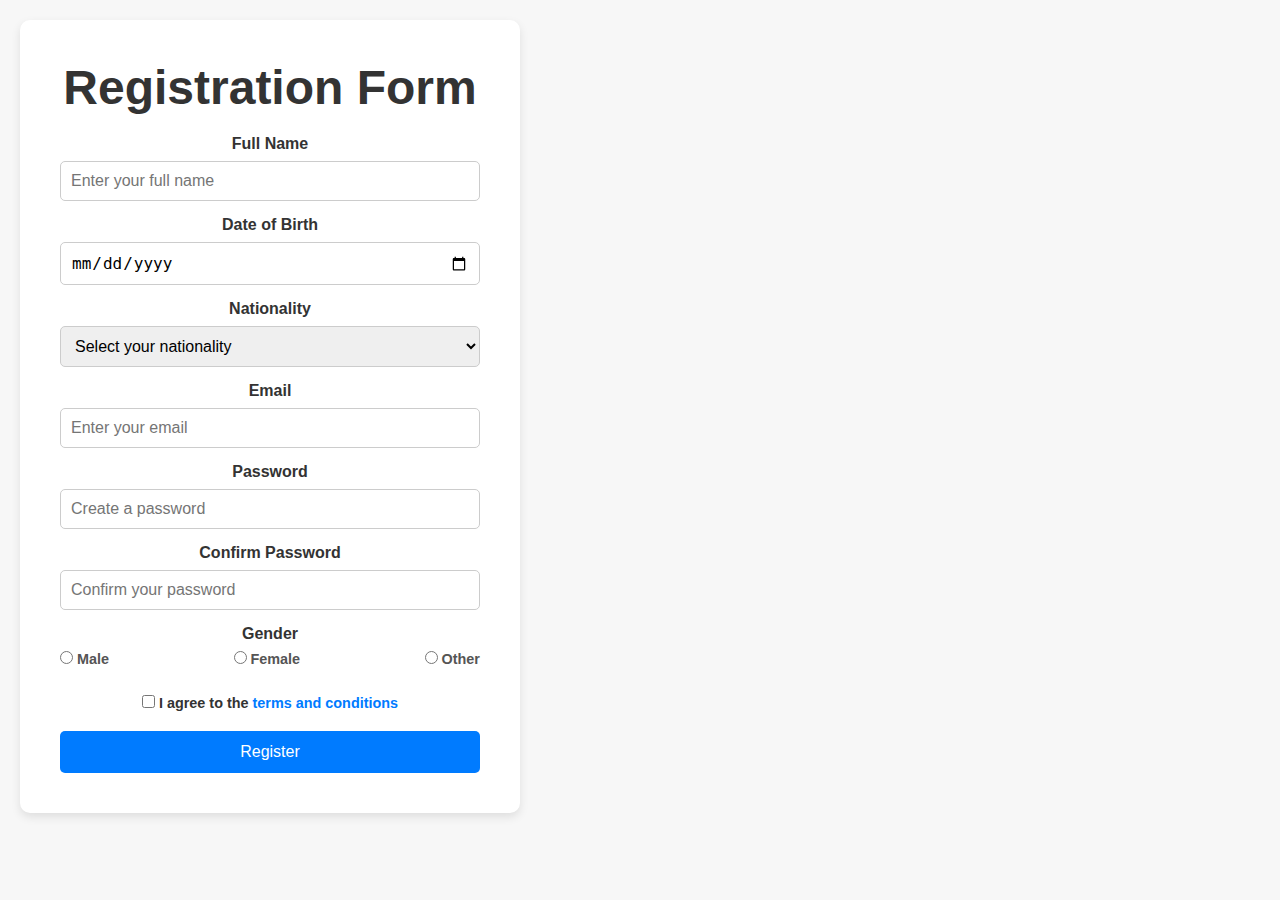
<file: Shoe palace/profile.html>
<!DOCTYPE html>
<html lang="en">
<head>
    <meta charset="UTF-8">
    <meta name="viewport" content="width=device-width, initial-scale=1.0">
    <title>Registration Form</title>
    <link rel="stylesheet" href="styles.css">
</head>
<body align="center">
    <div class="form-container">
        <h1>Registration Form</h1>
        <form id="registration-form">
            
            <label for="full-name">Full Name</label>
            <input type="text" id="full-name" name="full-name" placeholder="Enter your full name" required>

        
            <label for="dob">Date of Birth</label>
            <input type="date" id="dob" name="dob" required>

           
            <label for="nationality">Nationality</label>
            <select id="nationality" name="nationality" required>
                <option value="">Select your nationality</option>
                <option value="usa">USA</option>
                <option value="uk">UK</option>
                <option value="canada">Canada</option>
                <option value="australia">Australia</option>
                <option value="other">Other</option>
            </select>

           
            <label for="email">Email</label>
            <input type="email" id="email" name="email" placeholder="Enter your email" required>

           
            <label for="password">Password</label>
            <input type="password" id="password" name="password" placeholder="Create a password" required>

         
            <label for="confirm-password">Confirm Password</label>
            <input type="password" id="confirm-password" name="confirm-password" placeholder="Confirm your password" required>

            
            <label for="gender">Gender</label>
            <div class="gender-options">
                <label><input type="radio" name="gender" value="male" required> Male</label>
                <label><input type="radio" name="gender" value="female" required> Female</label>
                <label><input type="radio" name="gender" value="other" required> Other</label>
            </div>

            
            <label class="terms">
                <input type="checkbox" name="terms" required> I agree to the <a href="#">terms and conditions</a>
            </label>

           
            <button type="submit" class="submit-btn">Register</button>
        </form>
    </div>
</body>
</html>
</file>
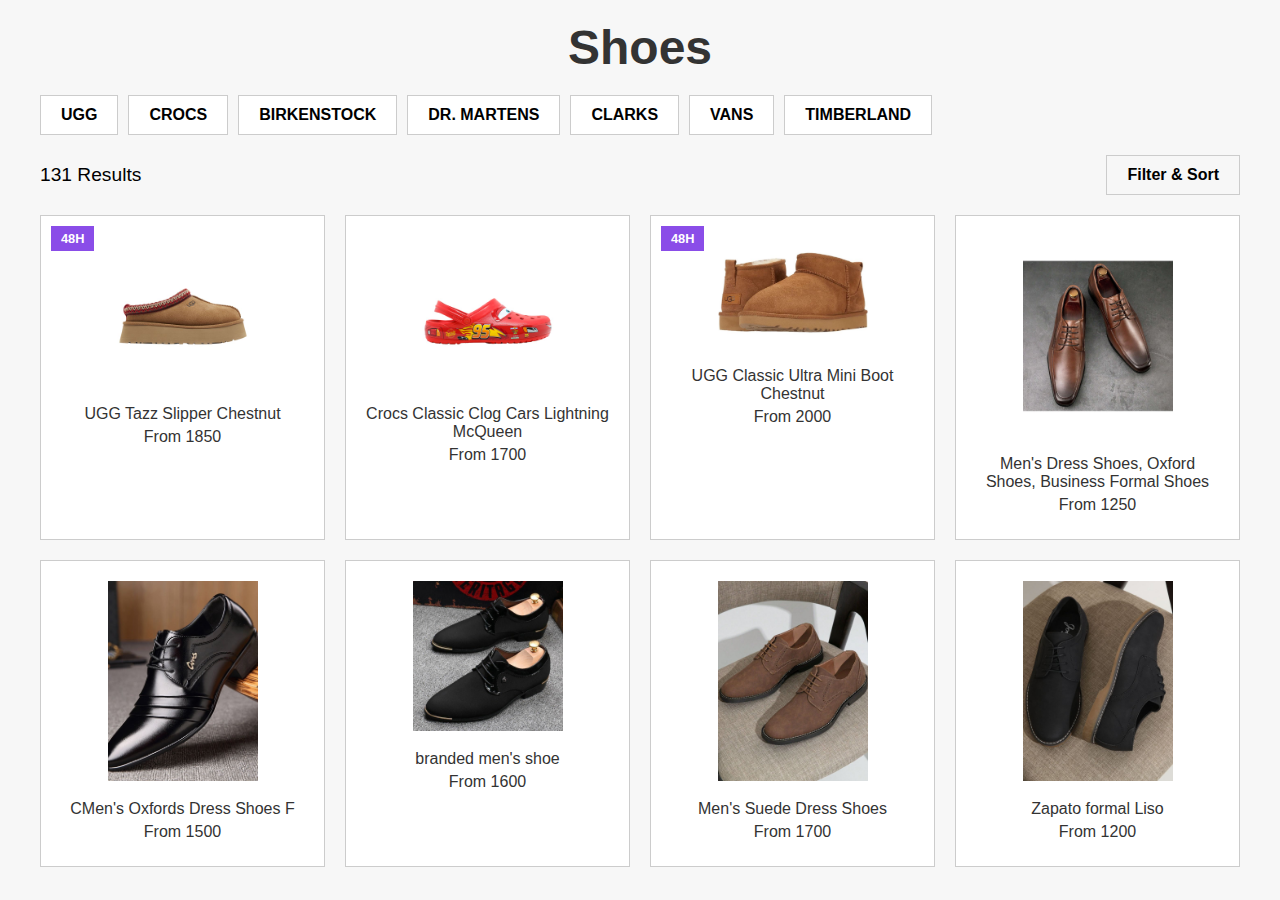
<file: Shoe palace/shoes.html>
<!DOCTYPE html>
<html lang="en">
<head>
    <meta charset="UTF-8">
    <meta name="viewport" content="width=device-width, initial-scale=1.0">
    <title>Shoes Shop</title>
    <link rel="stylesheet" href="styles.css">
</head>
<body>
    <div class="container">
        <!-- Heading -->
        <h1>Shoes</h1>

        <!-- Brand Filters -->
        <div class="brand-filters">
            <button>UGG</button>
            <button>crocs</button>
            <button>Birkenstock</button>
            <button>Dr. Martens</button>
            <button>Clarks</button>
            <button>Vans</button>
            <button>Timberland</button>
        </div>

        <!-- Results Header -->
        <div class="results-header">
            <span>131 Results</span>
            <a href="#" class="filter-sort">Filter & Sort</a>
        </div>

        <!-- Product Grid -->
        <div class="product-grid">
            <div class="product">
                <img src="UGG Wmns Tazz Slipper 'chestnut - Brown.jpeg" alt="UGG Tazz Slipper Chestnut">
                <p>UGG Tazz Slipper Chestnut</p>
                <p>From 1850</p>
                <span class="label-48h">48H</span>
            </div>
            <div class="product">
                <img src="CROCS Cars X Classic Clog 'lightning Mcqueen - Red.jpeg" alt="Crocs Classic Clog Cars Lightning McQueen">
                <p>Crocs Classic Clog Cars Lightning McQueen</p>
                <p>From 1700</p>
            </div>
            <div class="product">
                <img src="Women's Shoes UGG CLASSIC ULTRA Mini Sheepskin Ankle Boots.jpeg" alt="UGG Classic Ultra Mini Boot Chestnut">
                <p>UGG Classic Ultra Mini Boot Chestnut</p>
                <p>From 2000</p>
                <span class="label-48h">48H</span>
            </div>
            <div class="product">
                <img src="Men's Dress Shoes, Oxford Shoes, Business Formal Shoes.jpeg">
                <p>Men's Dress Shoes, Oxford Shoes, Business Formal Shoes</p>
                <p>From 1250</p>
            </div>
            <div class="product">
                <img src="Men's Oxfords Dress Shoes Father Shoes Office & Career Walking Shoes Microfiber Black Fall Spring British - Black _ S.jpeg" alt="Crocs Pollex Clog Salehe Bembury Horchata">
                <p>CMen's Oxfords Dress Shoes F</p>
                <p>From 1500</p>
            </div>
            <div class="product">
                <img src="branded men's shoes.jpeg" alt="Crocs Pollex Clog Salehe Bembury Horchata">
                <p>branded men's shoe</p>
                <p>From 1600</p>
            </div>
            <div class="product">
                <img src="Men's Suede Dress Shoes _ Oxfords.jpeg" alt="Crocs Pollex Clog Salehe Bembury Horchata">
                <p>Men's Suede Dress Shoes</p>
                <p>From 1700</p>
            </div>
            <div class="product">
                <img src="Zapato formal Liso.jpeg" alt="Crocs Pollex Clog Salehe Bembury Horchata">
                <p>Zapato formal Liso</p>
                <p>From 1200</p>
            </div>
        </div>
    </div>
</body>
</html>
</file>
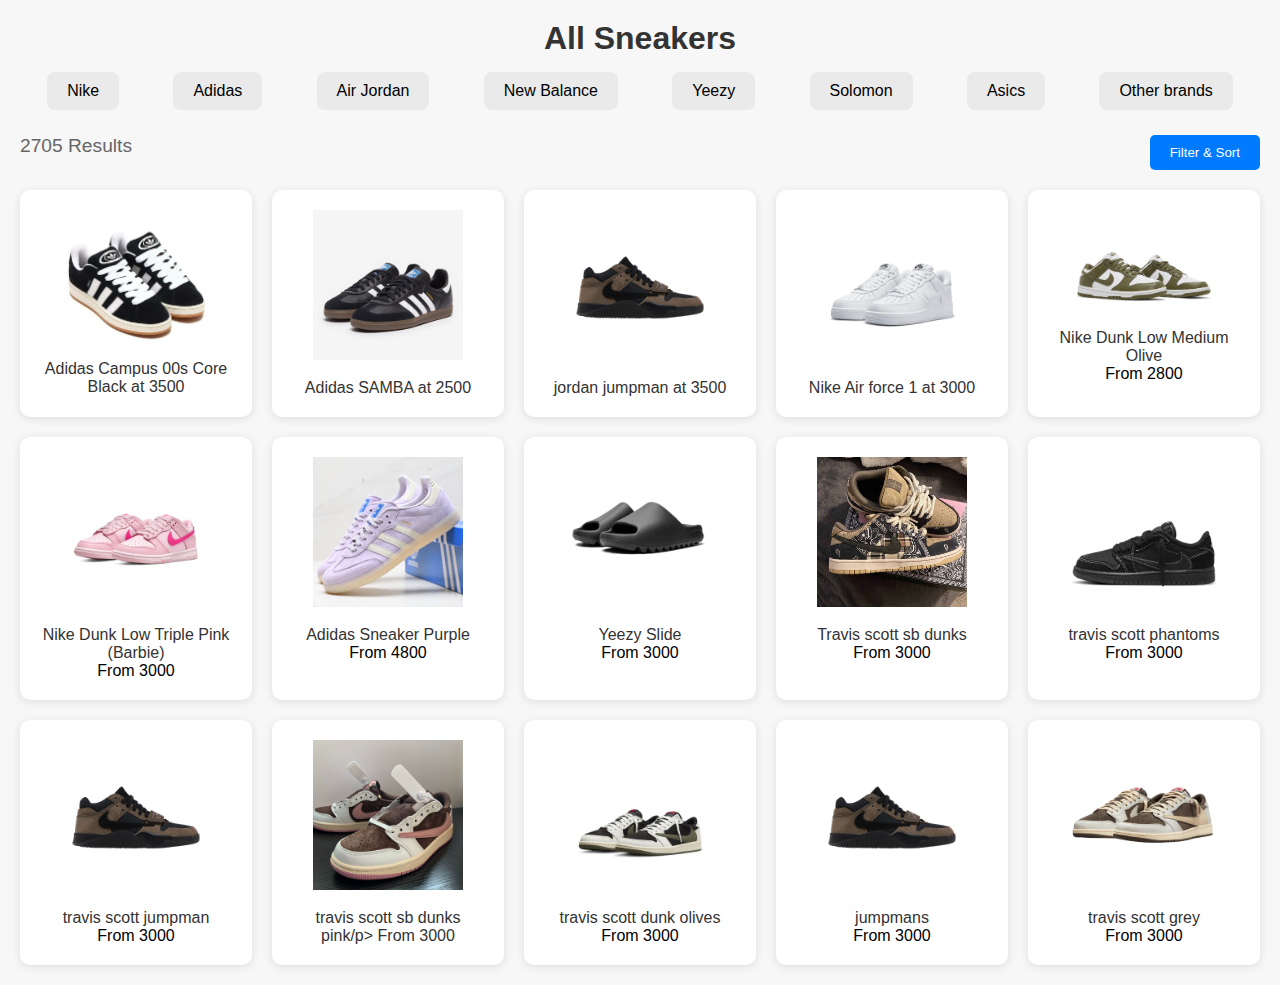
<file: Shoe palace/sneakers.html>
<!DOCTYPE html>
<html lang="en">
<head>
    <meta charset="UTF-8">
    <meta name="viewport" content="width=device-width, initial-scale=1.0">
    <title>Sneakers Gallery</title>
    <link rel="stylesheet" href="styles.css">
</head>
<body>

   
    <section class="categories">
        <h1>All Sneakers</h1>
        <div class="category-list">
            <div class="category">Nike</div>
            <div class="category">Adidas</div>
            <div class="category">Air Jordan</div>
            <div class="category">New Balance</div>
            <div class="category">Yeezy</div>
            <div class="category">Solomon</div>
            <div class="category">Asics</div>
            <div class="category">Other brands</div>
        </div>
    </section>

    
    <section class="filter-section">
        <div class="results">2705 Results</div>
        <button class="filter-sort-btn">Filter & Sort</button>
    </section>

    
    <section class="product-gallery">
        <div class="product-card">
            <img src="Adidas Campus.jpeg" alt="Adidas Campus 00s Black">
            <p class="product-name">Adidas Campus 00s Core Black at 3500</p>
        </div>
        <div class="product-card">
            <img src="adidas  Samba.jpeg" alt="Adidas Campus 00s ">
            <p class="product-name">Adidas SAMBA at 2500</p>
        </div>
        <div class="product-card">
            <img src="JORDAN Jordan Jumpman.jpeg" alt="Adidas Campus 00s White">
            <p class="product-name">jordan jumpman at 3500</p>
        </div>
        <div class="product-card">
            <img src="NIKE Air Force 1.jpeg" alt="Nike Air Max Sunder Canyon">
            <p class="product-name">Nike Air force 1 at 3000</p>
        </div>

            <div class="product-card">
                <img src="Tênis Nike Dunk Low Medium Olive Verde - 40.jpeg" alt="Nike Dunk Low Medium Olive">
                <p>Nike Dunk Low Medium Olive</p>
                <span>From 2800</span>
            </div>
            <div class="product-card">
                <img src="Nike Dunk Low Triple Pink (GS) - 3 _ Pink _ Brand New.jpeg" alt="Nike Dunk Low Triple Pink">
                <p>Nike Dunk Low Triple Pink (Barbie)</p>
                <span>From 3000</span>
            </div>
            <div class="product-card">
                <img src="Adidas Shoes _ Adidas Samba Og Retro Women's Taro Purple Sneakers Silver Dawn_Chalk White Shoes _ Color_ Blue_Purple _ Size_ 7.jpeg" alt="Adidas Sneaker Purple">
                <p>Adidas Sneaker Purple</p>
                <span>From 4800</span>
            </div>
            <div class="product-card">
                <img src="Yeezy Slides Onyx - 46.jpeg" alt="Yeezy Slide">
                <p>Yeezy Slide</p>
                <span>From 3000</span>
            </div>
            <div class="product-card">
                <img src="slideshow 8.jpeg" alt="Yeezy Slide">
                <p>Travis scott sb dunks</p>
                <span>From 3000</span>
            </div>
            <div class="product-card">
                <img src="slideshow1.jpeg" alt="Yeezy Slide">
                <p>travis scott phantoms</p>
                <span>From 3000</span>
            </div>
            <div class="product-card">
                <img src="slideshow4.jpeg" alt="Yeezy Slide">
                <p>travis scott jumpman</p>
                <span>From 3000</span>
            </div>
            <div class="product-card">
                <img src="slideshow7.jpeg" alt="Yeezy Slide">
                <p>travis scott sb dunks pink/p>
                <span>From 3000</span>
            </div>
            <div class="product-card">
                <img src="slideshow3" alt="Yeezy Slide">
                <p>travis scott dunk olives</p>
                <span>From 3000</span>

            </div>
            <div class="product-card">
                <img src="slideshow4.jpeg" alt="Yeezy Slide">
                <p>jumpmans</p>
                <span>From 3000</span>
            </div>
            <div class="product-card">
                <img src="slideshow2.jpeg" alt="Yeezy Slide">
                <p>travis scott grey</p>
                <span>From 3000</span>
            </div>
        </div>

    </section>
</body>
</html>
</body>
</html>
</file>
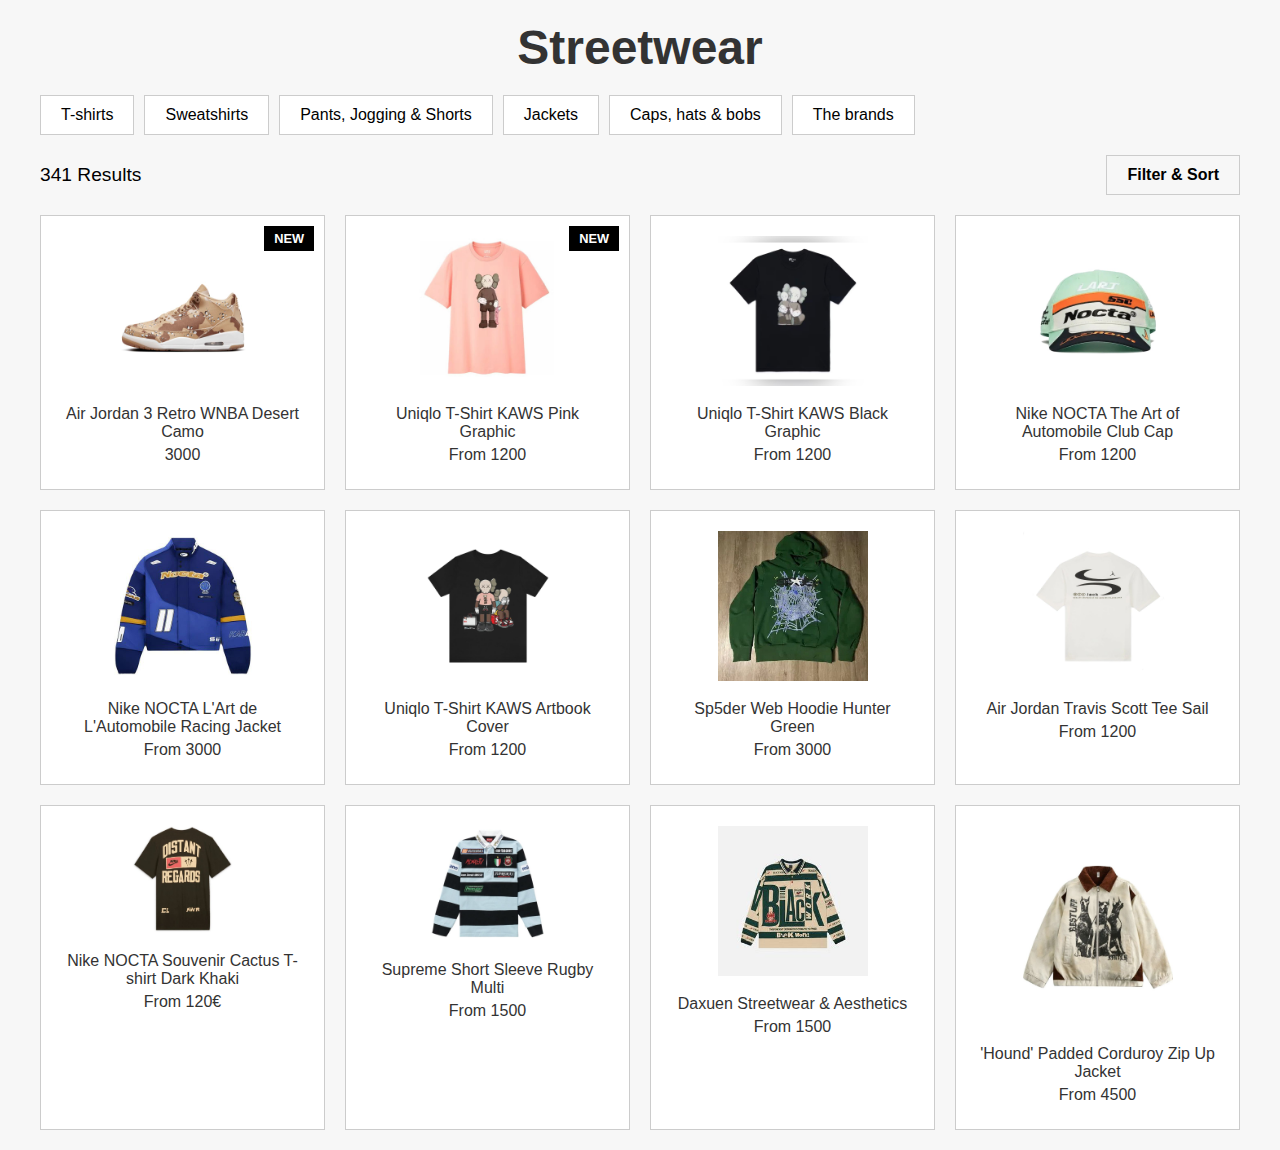
<file: Shoe palace/streetware.html>
<!DOCTYPE html>
<html lang="en">
<head>
    <meta charset="UTF-8">
    <meta name="viewport" content="width=device-width, initial-scale=1.0">
    <title>Streetwear Shop</title>
    <link rel="stylesheet" href="styles.css">
</head>
<body>
    <div class="container">
        <!-- Heading -->
        <h1>Streetwear</h1>

        <!-- Filter buttons -->
        <div class="filters">
            <button>T-shirts</button>
            <button>Sweatshirts</button>
            <button>Pants, Jogging & Shorts</button>
            <button>Jackets</button>
            <button>Caps, hats & bobs</button>
            <button>The brands</button>
        </div>

        <!-- Results count and filter/sort button -->
        <div class="results-header">
            <span>341 Results</span>
            <a href="#" class="filter-sort">Filter & Sort</a>
        </div>

        <!-- Product grid -->
        <div class="product-grid">
            <div class="product">
                <img src="_JORDAN Air 3 Retro Tex __desert Camo__ Shoes - Brown_.jpeg" alt="Air Jordan 3 Retro WNBA Desert Camo">
                <p>Air Jordan 3 Retro WNBA Desert Camo</p>
                <p>3000</p>
                <span class="label-new">NEW</span>
            </div>
            <div class="product">
                <img src="Uniqlo X Kaws Shirts _ Kaws X Uniqlo Companion Tee, Pink, Size Medium Nwt (See Description)Authentic _ Color_ Pink _ Size_ M.jpeg" alt="Uniqlo T-Shirt KAWS Pink Graphic">
                <p>Uniqlo T-Shirt KAWS Pink Graphic</p>
                <p>From 1200</p>
                <span class="label-new">NEW</span>
            </div>
            <div class="product">
                <img src="Uniqlo X Kaws Shirts _ Nwt In Bag - Kaws X Uniqlo Ut Short Sleeve T-Shirt Men Men’s Medium Black Tshirt _ Color_ Black _ Size_ M.jpeg" alt="Uniqlo T-Shirt KAWS Black Graphic">
                <p>Uniqlo T-Shirt KAWS Black Graphic</p>
                <p>From 1200</p>
            </div>
            <div class="product">
                <img src="Cap Nike x NOCTA L'Art De L'automobile - S_M.jpeg" alt="Nike NOCTA The Art of Automobile Club Cap">
                <p>Nike NOCTA The Art of Automobile Club Cap</p>
                <p>From 1200</p>
            </div>
            <div class="product">
                <img src="Nike x NOCTA Drake L'ART Racing Jacket Asia Sizing 'Deep Royal Blue' FD2195-455.jpeg" alt="Nike NOCTA The Art of Automobile Club Cap">
                <p>Nike NOCTA L'Art de L'Automobile Racing Jacket</p>
                <p>From 3000</p>
            </div>
            <div class="product">
                <img src="Kaw Shirt, Kaws Shirt, Kaw T Shirt, Kaws Clothing, Hypebeast Kaws.jpeg" alt="Nike NOCTA The Art of Automobile Club Cap">
                <p>Uniqlo T-Shirt KAWS Artbook Cover</p>
                <p>From 1200</p>
            </div>
            <div class="product">
                <img src="Sp5der Jackets & Coats _ _Hunter Green Sp5der Hoodie _ Color_ Green _ Size_ M.jpeg" alt="Nike NOCTA The Art of Automobile Club Cap">
                <p>Sp5der Web Hoodie Hunter Green</p>
                <p>From 3000</p>
            </div>
            <div class="product">
                <img src="Jordan x Travis Scott Jumpman Jack Tee - Sail - XL.jpeg" alt="Nike NOCTA The Art of Automobile Club Cap">
                <p>Air Jordan Travis Scott Tee Sail</p>
                <p>From 1200</p>
            </div>
            <div class="product">
                <img src="Nike x NOCTA Souvenir Cactus T-Shirt Dark Khaki.jpeg" alt="Nike NOCTA The Art of Automobile Club Cap">
                <p>Nike NOCTA Souvenir Cactus T-shirt Dark Khaki</p>
                <p>From 120€</p>
            </div>
            <div class="product">
                <img src="Supreme - Striped Rugby Polo.jpeg" alt="Nike NOCTA The Art of Automobile Club Cap">
                <p>Supreme Short Sleeve Rugby Multi</p>
                <p>From 1500</p>
            </div>
            <div class="product">
                <img src="Daxuen Streetwear & Aesthetics.jpeg" alt="Nike NOCTA The Art of Automobile Club Cap">
                <p>Daxuen Streetwear & Aesthetics</p>
                <p>From 1500</p>
            </div>
            <div class="product">
                <img src="'Hound' Padded Corduroy Zip Up Jacket_ $129.jpeg" alt="Nike NOCTA The Art of Automobile Club Cap">
                <p>'Hound' Padded Corduroy Zip Up Jacket</p>
                <p>From 4500</p>
            </div>
        </div>
    </div>
</body>
</html>
</file>
<file: Shoe palace/styles.css>
.header {
    display: flex;
    align-items: center;
    justify-content: space-between;
    padding: 10px 20px;
    background-color: white;
    border-bottom: 1px solid #ccc;
}

.logo h1 {
    font-size: 24px;
    font-weight: bold;
    margin: 0;
    font-family: "Rampart One", sans-serif;
    font-weight: 400;
    font-style: normal;
    font-size: 40px;
}

.nav ul {
    list-style: none;
    margin: 0;
    padding: 0;
    display: flex;
    gap: 15px;
}

.nav ul li {
    display: inline-block;
}

.nav ul li a {
    text-decoration: none;
    color: black;
    font-size: 14px;
}

.search-bar {
    display: flex;
    align-items: center;
    flex-grow: 1;
    margin: 0 40px;
}

.search-bar input {
    width: 100%;
    padding: 8px;
    border: 1px solid #ccc;
    border-radius: 4px;
    outline: none;
}

.search-bar button {
    background-color: transparent;
    border: none;
    cursor: pointer;
    margin-left: -35px;
}

.icons {
    display: flex;
    gap: 15px;
}

.icons i {
    font-size: 18px;
    cursor: pointer;
}
body {
    margin: 0;
    padding: 0;
    font-family: Arial, sans-serif;
    background-color: #f5f5f5;
}

.promo-section {
    display: flex;
    justify-content: space-between;
    align-items: center;
    background-color: #ffffff;
    padding: 20px;
    height: 100vh;
    width: 100%;
    position: relative;
    overflow: hidden;
}

.image-container {
    flex: 1;
    position: relative;
    height: 100%;
    width: 100%;
}

.image-container img {
    width: 100%;
    height: 100%;
    object-fit: cover;
}

.promo-content {
    position: absolute;
    top: 50%;
    right: 10%;
    transform: translateY(-50%);
    background-color: rgba(255, 255, 255, 0.8);
    padding: 20px;
    border-radius: 10px;
    box-shadow: 0 4px 10px rgba(0, 0, 0, 0.1);
    max-width: 300px;
    text-align: left;
}

.promo-content h2 {
    font-size: 32px;
    margin-bottom: 15px;
}

.promo-content p {
    font-size: 16px;
    margin-bottom: 20px;
}

.promo-button {
    display: inline-block;
    padding: 10px 20px;
    background-color: black;
    color: white;
    text-decoration: none;
    font-size: 16px;
    border-radius: 5px;
    transition: background-color 0.3s ease;
}

.promo-button:hover {
    background-color: #333;
}
.carousel-container {
    width: 100%; 
    overflow-x: auto;
    white-space: nowrap;
    padding: 10px;
    border: 1px solid #ddd;
}

.carousel {
    display: flex;
    align-items: center;
}

.carousel-item {
    flex: 0 0 auto;
    width: 150px; 
    text-align: center;
    margin: 0 10px;
}

.carousel-item img {
    width: 100%;
    height: 100px; 
    object-fit: contain; 
}

.carousel-item p {
    font-size: 14px;
    margin-top: 8px;
}


.carousel-container::-webkit-scrollbar {
    display: none;
}


.carousel-container {
    scroll-behavior: smooth;
}

.newsletter-container {
    background-color: #fff;
    padding: 20px 40px;
    border-radius: 5px;
    box-shadow: 0 4px 8px rgba(0, 0, 0, 0.1);
    text-align: center;
}

.newsletter-title {
    font-size: 1.5em;
    margin-bottom: 10px;
    color: #333;
}

.newsletter-description {
    font-size: 1em;
    color: #666;
    margin-bottom: 20px;
}

form {
    display: flex;
    justify-content: center;
}

#email-input {
    padding: 10px;
    font-size: 1em;
    border: 1px solid #ccc;
    border-radius: 3px;
    flex-grow: 1;
    margin-right: 10px;
}

#submit-button {
    padding: 10px 20px;
    font-size: 1em;
    background-color: black;
    color: white;
    border: none;
    border-radius: 3px;
    cursor: pointer;
}

#submit-button:hover {
    background-color: #333;
}

.message {
    margin-top: 10px;
    color: green;
}
.form-container {
    background-color: white;
    padding: 40px;
    width: 100%;
    max-width: 500px;
    border-radius: 10px;
    box-shadow: 0 4px 10px rgba(0, 0, 0, 0.1);
}

h1 {
    text-align: center;
    margin-bottom: 20px;
    font-size: 1.8rem;
    color: #333;
}

form {
    display: flex;
    flex-direction: column;
}

label {
    margin-bottom: 8px;
    font-weight: bold;
    color: #333;
}

input[type="text"],
input[type="email"],
input[type="password"],
input[type="date"],
select {
    padding: 10px;
    margin-bottom: 15px;
    font-size: 1rem;
    border: 1px solid #ccc;
    border-radius: 5px;
    width: 100%;
    transition: border-color 0.3s;
}

input[type="text"]:focus,
input[type="email"]:focus,
input[type="password"]:focus,
input[type="date"]:focus,
select:focus {
    border-color: #007BFF;
}

.gender-options {
    display: flex;
    justify-content: space-between;
    margin-bottom: 20px;
}

.gender-options label {
    font-size: 0.9rem;
    color: #555;
}

.terms {
    font-size: 0.9rem;
    margin-bottom: 20px;
}

.terms a {
    color: #007BFF;
    text-decoration: none;
}

.terms a:hover {
    text-decoration: underline;
}

button.submit-btn {
    background-color: #007BFF;
    color: white;
    padding: 12px;
    font-size: 1rem;
    border: none;
    border-radius: 5px;
    cursor: pointer;
    transition: background-color 0.3s;
}

button.submit-btn:hover {
    background-color: #0056b3;
}
/* General reset */
* {
    margin: 0;
    padding: 0;
    box-sizing: border-box;
}

body {
    font-family: Arial, sans-serif;
    background-color: #f7f7f7;
    padding: 20px;
}

/* Categories Section */
.categories {
    text-align: center;
    margin-bottom: 20px;
}

.categories h1 {
    font-size: 2rem;
    color: #333;
    margin-bottom: 10px;
}

.category-list {
    display: flex;
    justify-content: space-around;
    flex-wrap: wrap;
}

.category {
    background-color: #eaeaea;
    padding: 10px 20px;
    border-radius: 8px;
    margin: 5px;
    cursor: pointer;
    transition: background-color 0.3s;
}

.category:hover {
    background-color: #d1d1d1;
}

/* Filter and Sort Section */
.filter-section {
    display: flex;
    justify-content: space-between;
    margin: 20px 0;
}

.results {
    font-size: 1.2rem;
    color: #666;
}

.filter-sort-btn {
    background-color: #007BFF;
    color: white;
    padding: 10px 20px;
    border: none;
    border-radius: 5px;
    cursor: pointer;
    transition: background-color 0.3s;
}

.filter-sort-btn:hover {
    background-color: #0056b3;
}

/* Product Gallery */
.product-gallery {
    display: grid;
    grid-template-columns: repeat(auto-fit, minmax(200px, 1fr));
    gap: 20px;
}

.product-card {
    background-color: white;
    padding: 20px;
    border-radius: 10px;
    text-align: center;
    box-shadow: 0px 2px 10px rgba(0, 0, 0, 0.1);
    transition: transform 0.3s;
}

.product-card img {
    width: 100%;
    max-width: 150px;
    margin-bottom: 15px;
}

.product-card p {
    font-size: 1rem;
    color: #333;
}

.product-card:hover {
    transform: translateY(-5px);
}
.footer {
    background-color: #2c2c2c;
    color: #fff;
    padding: 40px;
}

.footer-columns {
    display: flex;
    justify-content: space-between;
    margin-bottom: 30px;
}

.footer-column {
    width: 16%;
}

.footer-column h3 {
    font-size: 16px;
    margin-bottom: 15px;
}

.footer-column p {
    font-size: 14px;
    margin-bottom: 10px;
    color: #bfbfbf;
}

.social-icons a {
    color: #fff;
    margin-right: 10px;
    text-decoration: none;
    font-size: 14px;
}

.footer-bottom {
    display: flex;
    justify-content: space-between;
    align-items: center;
    padding-top: 20px;
    border-top: 1px solid #444;
}

.legal p {
    font-size: 12px;
    color: #bfbfbf;
}

.payment-methods, .carriers, .commitment {
    display: flex;
    align-items: center;
}

.payment-methods p, .carriers p, .commitment p {
    margin-right: 10px;
    font-size: 14px;
}

.payment-methods img, .carriers img, .commitment img {
    width: 40px;
    margin-right: 10px;
}

.language-select select {
    padding: 5px;
    background-color: #444;
    color: #fff;
    border: 1px solid #555;
    font-size: 14px;
    border-radius: 5px;
}
.container {
    max-width: 1200px;
    margin: 0 auto;
}

h1 {
    font-size: 3em;
    font-weight: bold;
    margin-bottom: 20px;
}

.filters {
    display: flex;
    gap: 10px;
    margin-bottom: 20px;
}

.filters button {
    background-color: white;
    border: 1px solid #ccc;
    padding: 10px 20px;
    font-size: 1em;
    cursor: pointer;
    transition: background-color 0.3s;
}

.filters button:hover {
    background-color: #f1f1f1;
}

.results-header {
    display: flex;
    justify-content: space-between;
    align-items: center;
    margin-bottom: 20px;
}

.results-header span {
    font-size: 1.2em;
}

.filter-sort {
    text-decoration: none;
    color: #000;
    font-weight: bold;
    border: 1px solid #ccc;
    padding: 10px 20px;
    transition: background-color 0.3s;
}

.filter-sort:hover {
    background-color: #f1f1f1;
}

.product-grid {
    display: grid;
    grid-template-columns: repeat(4, 1fr);
    gap: 20px;
}

.product {
    background-color: white;
    border: 1px solid #ccc;
    padding: 20px;
    position: relative;
    text-align: center;
}

.product img {
    width: 100%;
    max-width: 150px;
    margin-bottom: 10px;
}

.product p {
    font-size: 1em;
    color: #333;
    margin: 5px 0;
}

.product .label-new {
    position: absolute;
    top: 10px;
    right: 10px;
    background-color: #000;
    color: #fff;
    padding: 5px 10px;
    font-size: 0.8em;
    font-weight: bold;
    text-transform: uppercase;
}


.container {
    max-width: 1200px;
    margin: 0 auto;
}

h1 {
    font-size: 3em;
    font-weight: bold;
    margin-bottom: 20px;
}

.brand-filters {
    display: flex;
    gap: 10px;
    margin-bottom: 20px;
}

.brand-filters button {
    background-color: white;
    border: 1px solid #ccc;
    padding: 10px 20px;
    font-size: 1em;
    cursor: pointer;
    transition: background-color 0.3s;
    text-transform: uppercase;
    font-weight: bold;
}

.brand-filters button:hover {
    background-color: #f1f1f1;
}

.results-header {
    display: flex;
    justify-content: space-between;
    align-items: center;
    margin-bottom: 20px;
}

.results-header span {
    font-size: 1.2em;
}

.filter-sort {
    text-decoration: none;
    color: #000;
    font-weight: bold;
    border: 1px solid #ccc;
    padding: 10px 20px;
    transition: background-color 0.3s;
}

.filter-sort:hover {
    background-color: #f1f1f1;
}

.product-grid {
    display: grid;
    grid-template-columns: repeat(4, 1fr);
    gap: 20px;
}

.product {
    background-color: white;
    border: 1px solid #ccc;
    padding: 20px;
    position: relative;
    text-align: center;
}

.product img {
    width: 100%;
    max-width: 150px;
    margin-bottom: 10px;
}

.product p {
    font-size: 1em;
    color: #333;
    margin: 5px 0;
}

.product .label-48h {
    position: absolute;
    top: 10px;
    left: 10px;
    background-color: #8a4de8;
    color: #fff;
    padding: 5px 10px;
    font-size: 0.8em;
    font-weight: bold;
    text-transform: uppercase;
}
</file>
